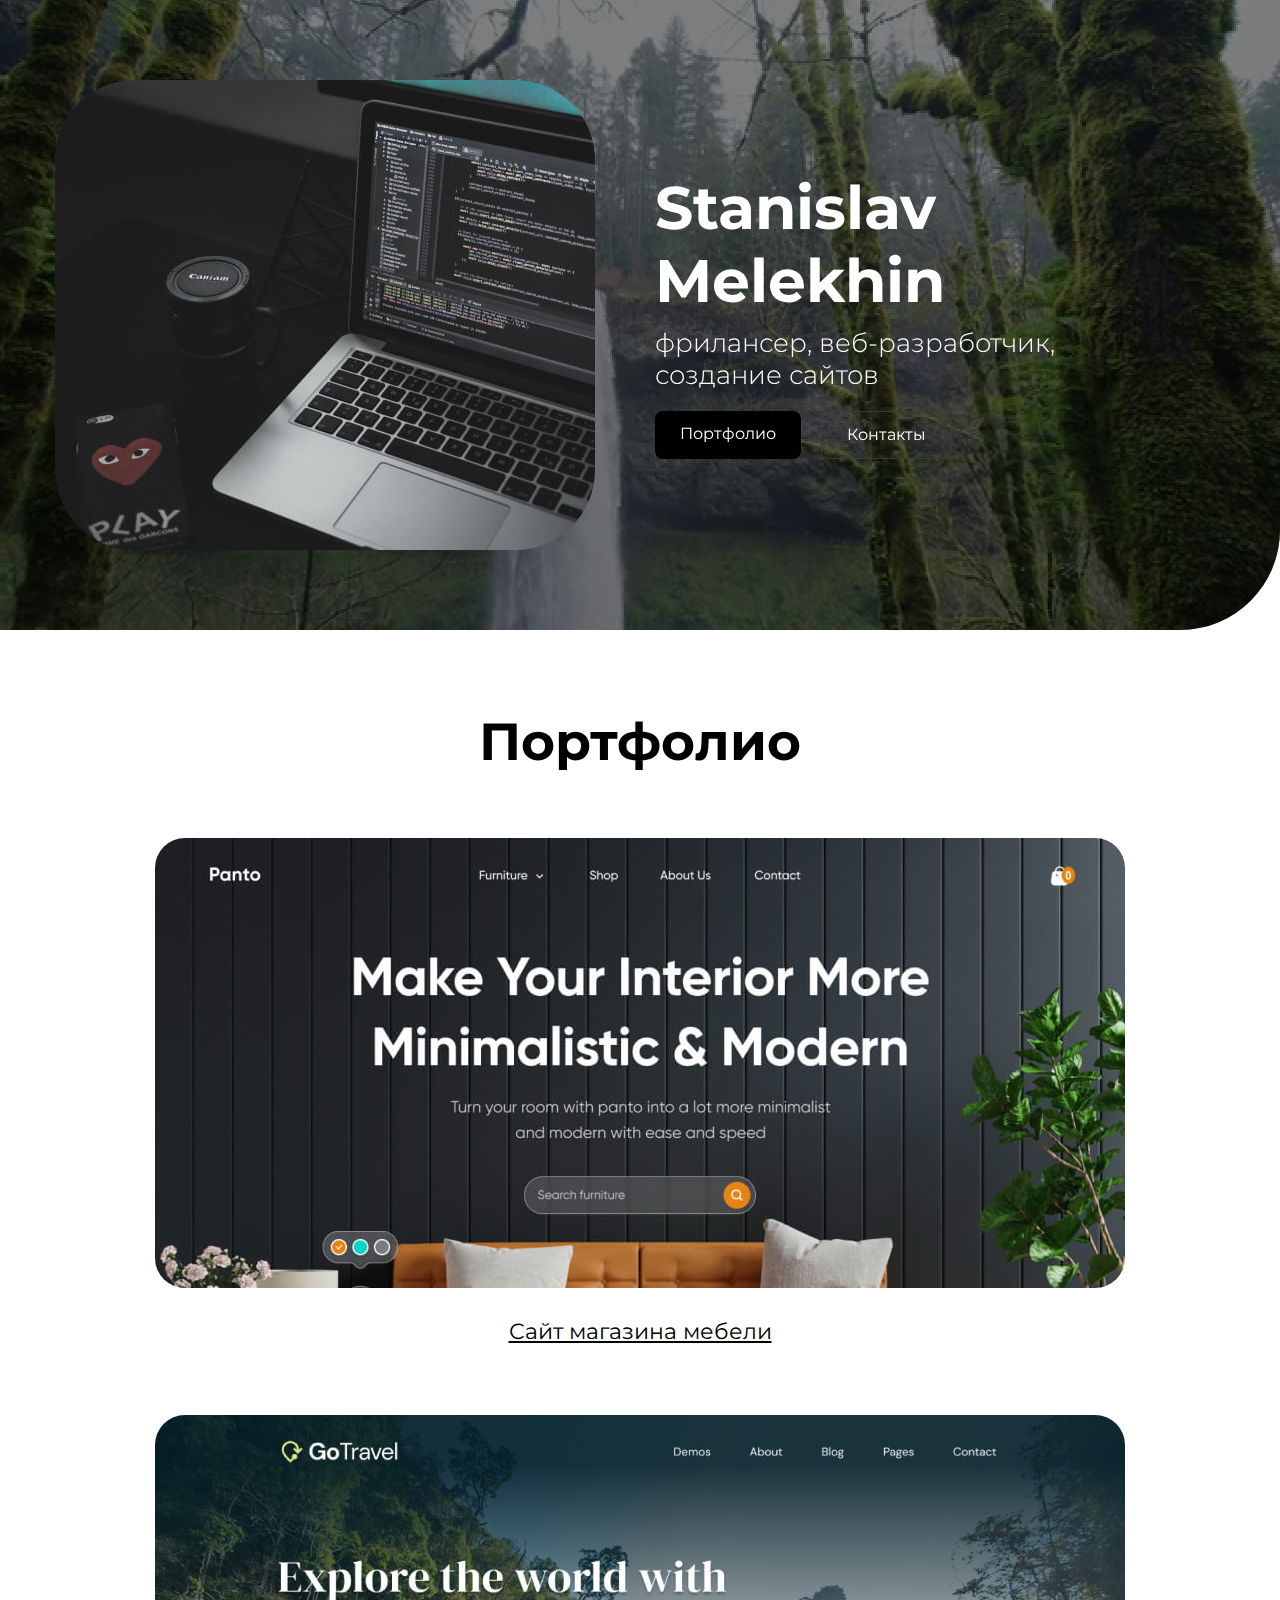
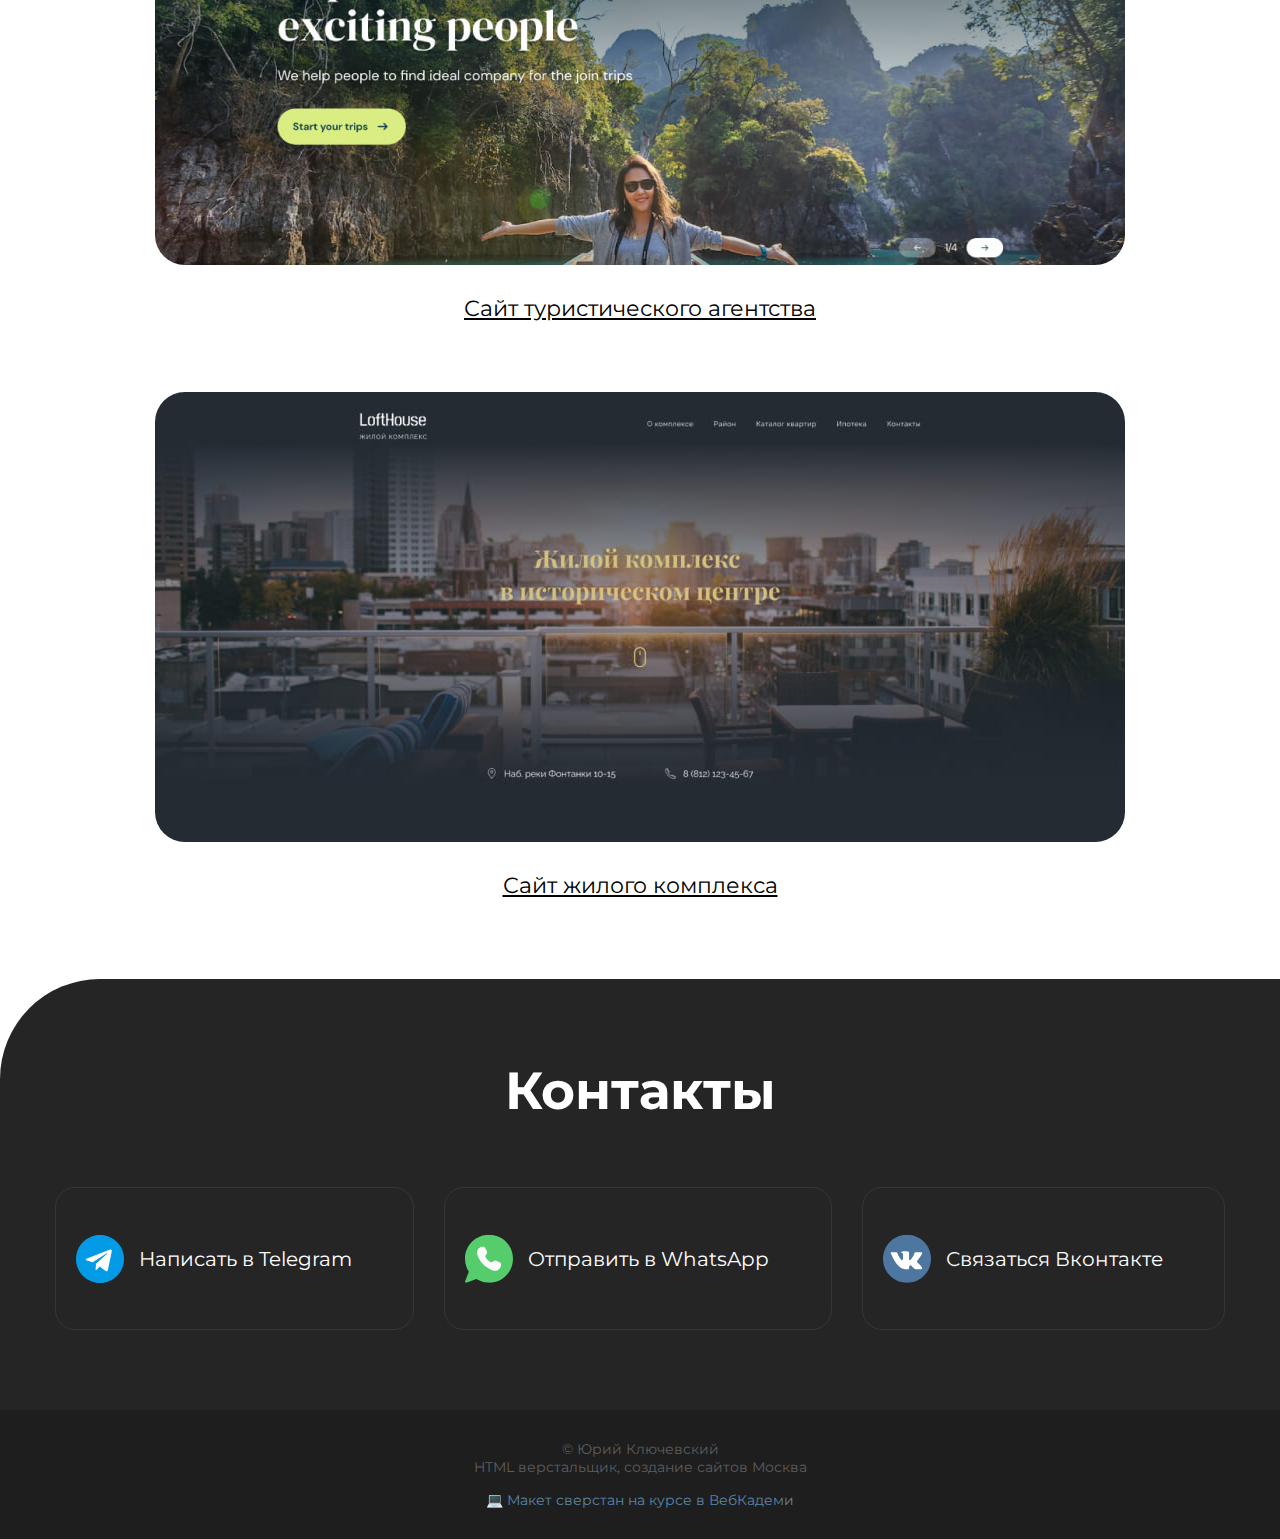
<file: index.html>
<!DOCTYPE html>
<html lang="en">
  <head>
    <meta charset="UTF-8">
    <meta name="viewport" content="width=device-width, initial-scale=1.0">
    <title>Stanislav Melekhin - фрилансер, веб-разработчик, создание сайтов. Портфолио</title>
    <link rel="stylesheet" href="./css/reset.css">
    <link rel="stylesheet" href="./css/main.css">
    <link rel="stylesheet" href="./css/media.css">
    <link rel="icon" type="image/x-icon" href="./img/favicons/favicon.svg">
    <link rel="apple-touch-icon" sizes="180x180" href="./img/favicons/apple-touch-icon.png">
  </head>

  <body>
    <header class="header">
      
      <div class="container">
        <div class="header-row">
          <img src="./img/photo.jpg" srcset="./img/photo@2x.jpg 2x" 
          alt="Photo" class="header-img">
          <div class="header-desc">
            <h1 class="header-title">Stanislav Melekhin</h1>
            <p class="header-text">фрилансер, веб-разработчик,<br>
             создание сайтов</p>
            <div class="header-btns">
              <a href="#portfolio" class="btn">Портфолио</a>
              <a href="#contacts" class="btn-outline">Контакты</a>
            </div>
          </div>
        </div>
      </div>

      <video class="header-video" autoplay muted loop>
        <source type="video/mp4" src="./video/waterfall.mp4">
      </video>
    </header>

    <main>

      <section class="portfolio" id="portfolio">

        <div class="container">

          <h2 class="portfolio-title">Портфолио</h2>
          <div class="projects">

            <article class="project">
              <a href="./panto.html">
                <img src="./img/portfolio/project-01.jpg" 
                  srcset="./img/portfolio/project-01@2x.jpg 2x" 
                  alt="Сайт магазина мебели" class="project-img">
              </a>
              <h3 class="project-title"><a href="./panto.html">Сайт магазина мебели</a></h3>
            </article>

            <article class="project">
              <a href="./go-travel.html">
                <img src="./img/portfolio/project-02.jpg"
                  srcset="./img/portfolio/project-02@2x.jpg 2x" 
                  alt="Сайт туристического агентства" class="project-img">
              </a>
              <h3 class="project-title"><a href="./go-travel.html">Сайт туристического агентства</a></h3>
            </article>

            <article class="project">
              <a href="./lofthouse.html">
                <img src="./img/portfolio/project-03.jpg"
                  srcset="./img/portfolio/project-03@2x.jpg 2x" 
                  alt="Сайт жилого комплекса" class="project-img">
              </a>
              <h3 class="project-title"><a href="./lofthouse.html">Сайт жилого комплекса</a></h3>
            </article>

          </div>

        </div>

      </section>

      <section class="contacts" id="contacts">

        <div class="container">

          <h2 class="contacts-title">Контакты</h2>

          <div class="messangers">
            <a href="https://t.me/@stmmet" target="_blank" class="messanger">
              <img src="./img/icons/telegram.svg" alt="Telegram">
              Написать в Telegram</a>
              
            <a href="#!" target="_blank" class="messanger">
              <img src="./img/icons/whatsapp.svg" alt="WhatsApp">
              Отправить в WhatsApp</a>
              
            <a href="https://vk.me/@ssm1981" target="_blank" class="messanger">
              <img src="./img/icons/vk.svg" alt="Вконтакте">
              Связаться Вконтакте</a>              
          </div>

        </div>

      </section>

    </main>

    <footer class="footer">

      <div class="container">
        <div class="footer-inner">
          <p>© Юрий Ключевский <br> HTML верстальщик, создание сайтов Москва</p>
          <p><a href="https://webcademy.ru/" target="_blank">💻 Макет сверстан на курсе в ВебКадеми</a></p>
        </div>
      </div>
      
    </footer>
  </body>
</html>
</file>
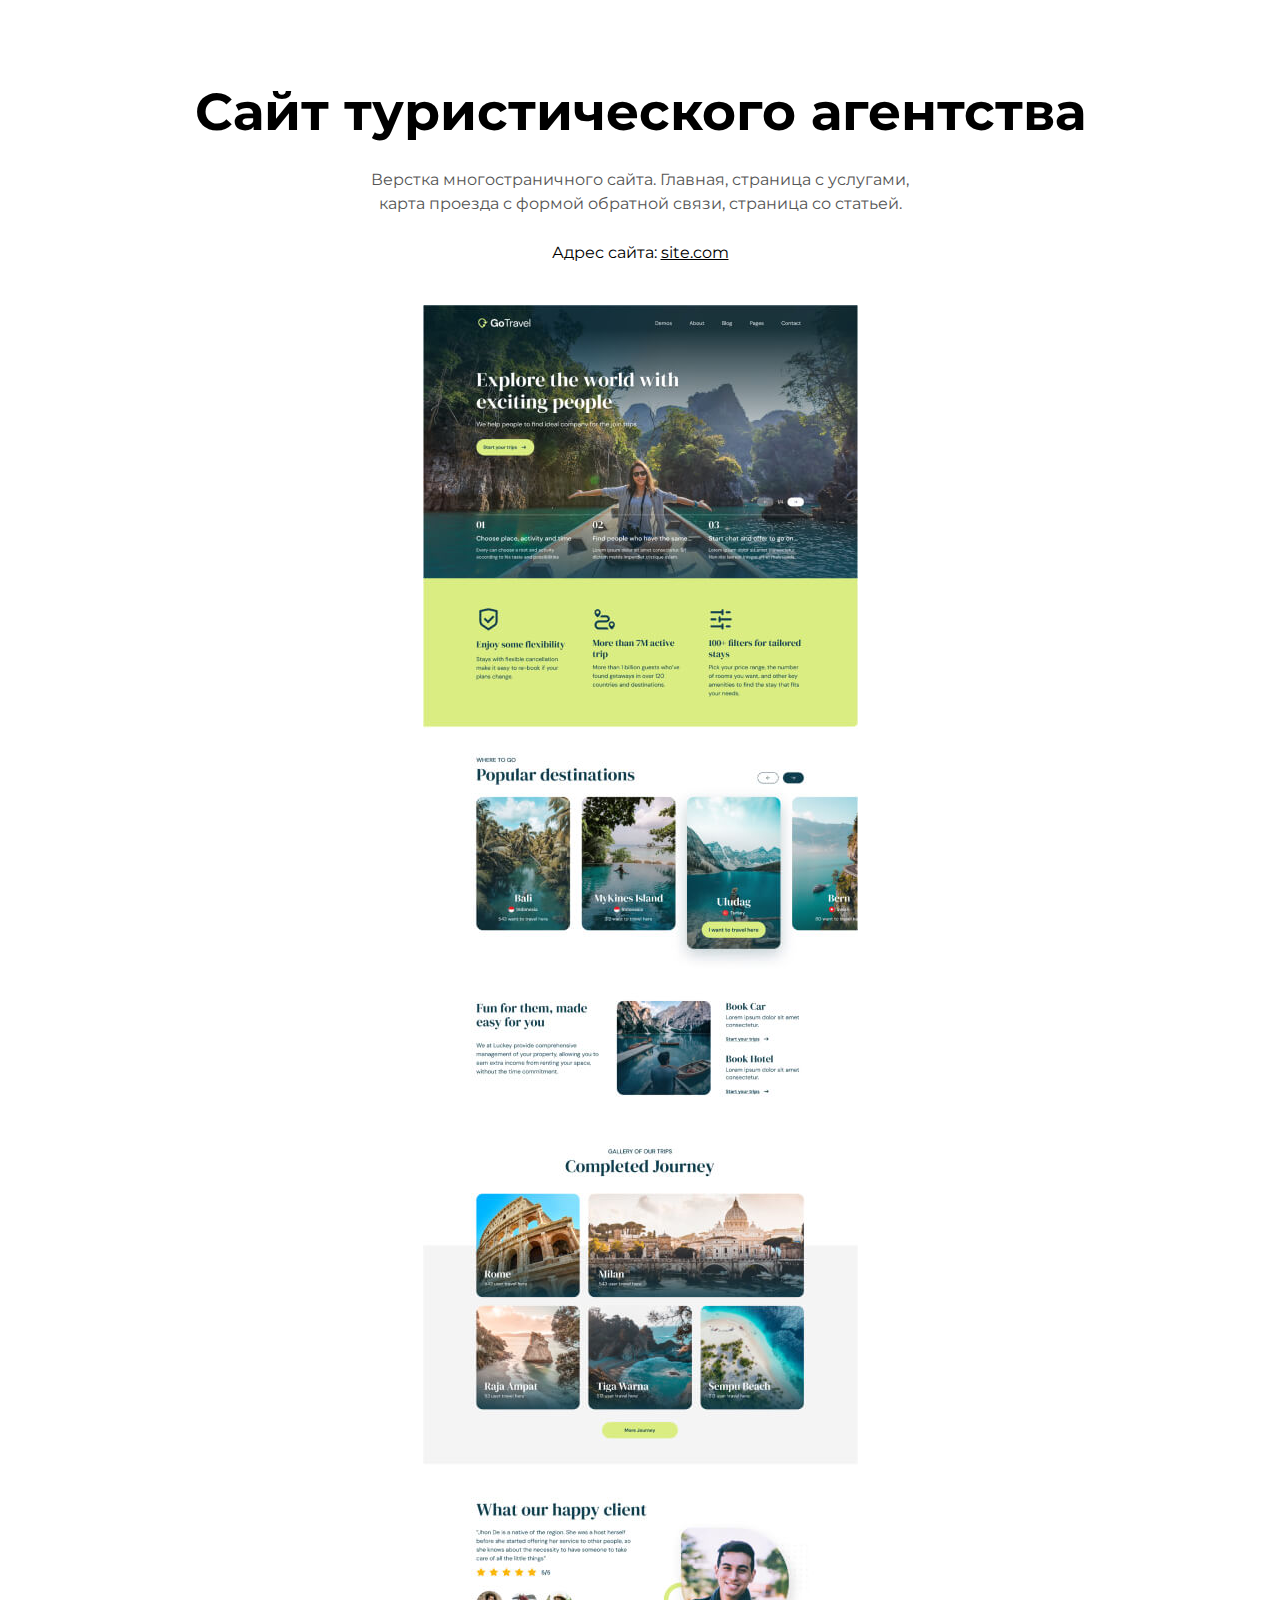
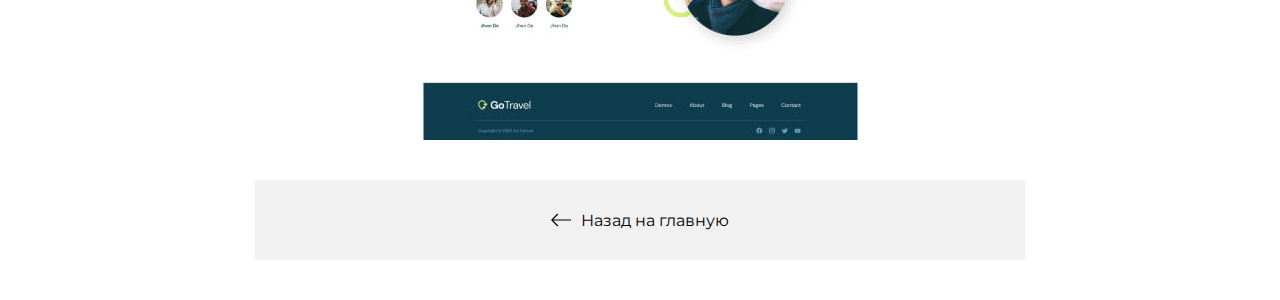
<file: go-travel.html>
<!DOCTYPE html>
<html lang="en">
  <head>    
    <meta charset="UTF-8">
    <meta name="viewport" content="width=device-width, initial-scale=1.0">
    <title>Сайт туристического агентства</title>
    <link rel="stylesheet" href="./css/reset.css">
    <link rel="stylesheet" href="./css/main.css">
    <link rel="stylesheet" href="./css/media.css">
    <link rel="icon" type="image/x-icon" href="./img/favicons/favicon.svg">
    <link rel="apple-touch-icon" sizes="180x180" href="./img/favicons/apple-touch-icon.png">   
  </head>

  <body>

    <article class="inner-page">
      <div class="container">

        <div class="inner-page-details">
          <h1 class="inner-page-title">Сайт туристического агентства</h1>
          
          <div class="inner-page-text">
            <p>Верстка многостраничного сайта. Главная, страница с услугами,
              карта проезда с формой обратной связи, страница со статьей.</p>

            <p class="inner-page-link">
              Адрес сайта: <a href="#!" target="_blank">site.com</a>
            </p>
          </div>
        </div>

        <img class="inner-page-img" src="./img/projects/project-go-travel.jpg" srcset="./img/projects/project-go-travel@2x.jpg 2x" 
        alt="Сайт туристического агентства">

        <a href="./index.html" class="inner-page-backlink">
          <img src="./img/icons/arrow-left.svg" 
          alt="Назад на главную">Назад на главную</a>
        
      </div>
    </article>

  </body>
</html>
</file>
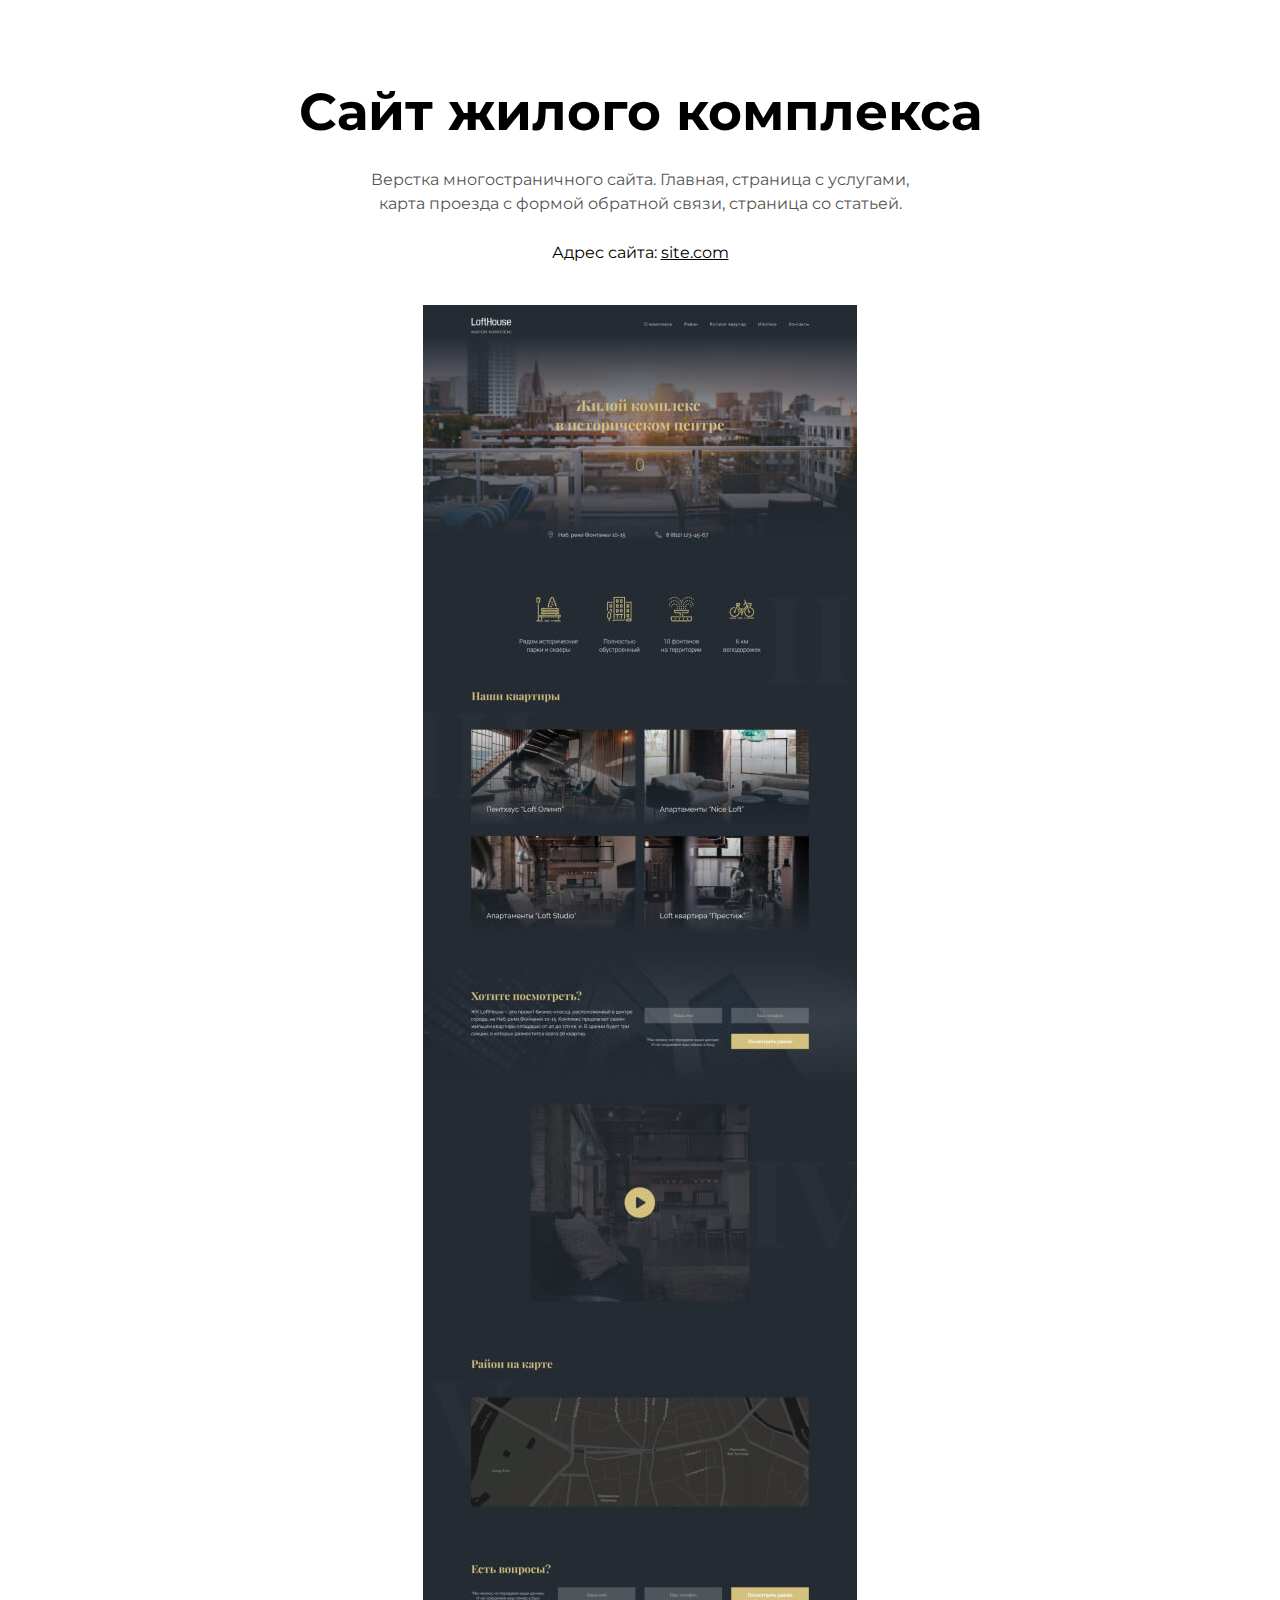
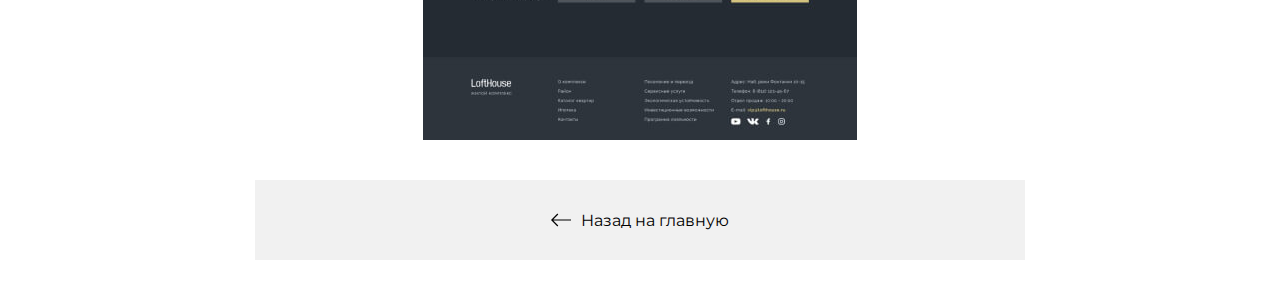
<file: lofthouse.html>
<!DOCTYPE html>
<html lang="en">
  <head>
    <meta charset="UTF-8">
    <meta name="viewport" content="width=device-width, initial-scale=1.0">
    <title>Сайт жилого комплекса</title>
    <link rel="stylesheet" href="./css/reset.css"> 
    <link rel="stylesheet" href="./css/main.css">
    <link rel="stylesheet" href="./css/media.css">
    <link rel="icon" type="image/x-icon" href="./img/favicons/favicon.svg">
    <link rel="apple-touch-icon" sizes="180x180" href="./img/favicons/apple-touch-icon.png">
  </head>

  <body>

    <article class="inner-page">
      <div class="container">

        <div class="inner-page-details">            
          <h1 class="inner-page-title">Сайт жилого комплекса</h1>
          <div class="inner-page-text">
          <p>Верстка многостраничного сайта. Главная, страница с услугами, карта проезда с формой обратной связи, страница со статьей.</p>

          <p class="inner-page-link">
            Адрес сайта: <a href="#!" target="_blank">site.com</a>
          </p>          
          </div>
        </div>

        <img class="inner-page-img" src="./img/projects/project-lofthouse.jpg"  srcset="./img/projects/project-lofthouse@2x.jpg 2x" 
        alt="Сайт жилого комплекса">

        <a href="./index.html" class="inner-page-backlink">
          <img src="./img/icons/arrow-left.svg" 
          alt="Назад на главную">Назад на главную</a>

      </div>      
    </article>

  </body>
</html>
</file>
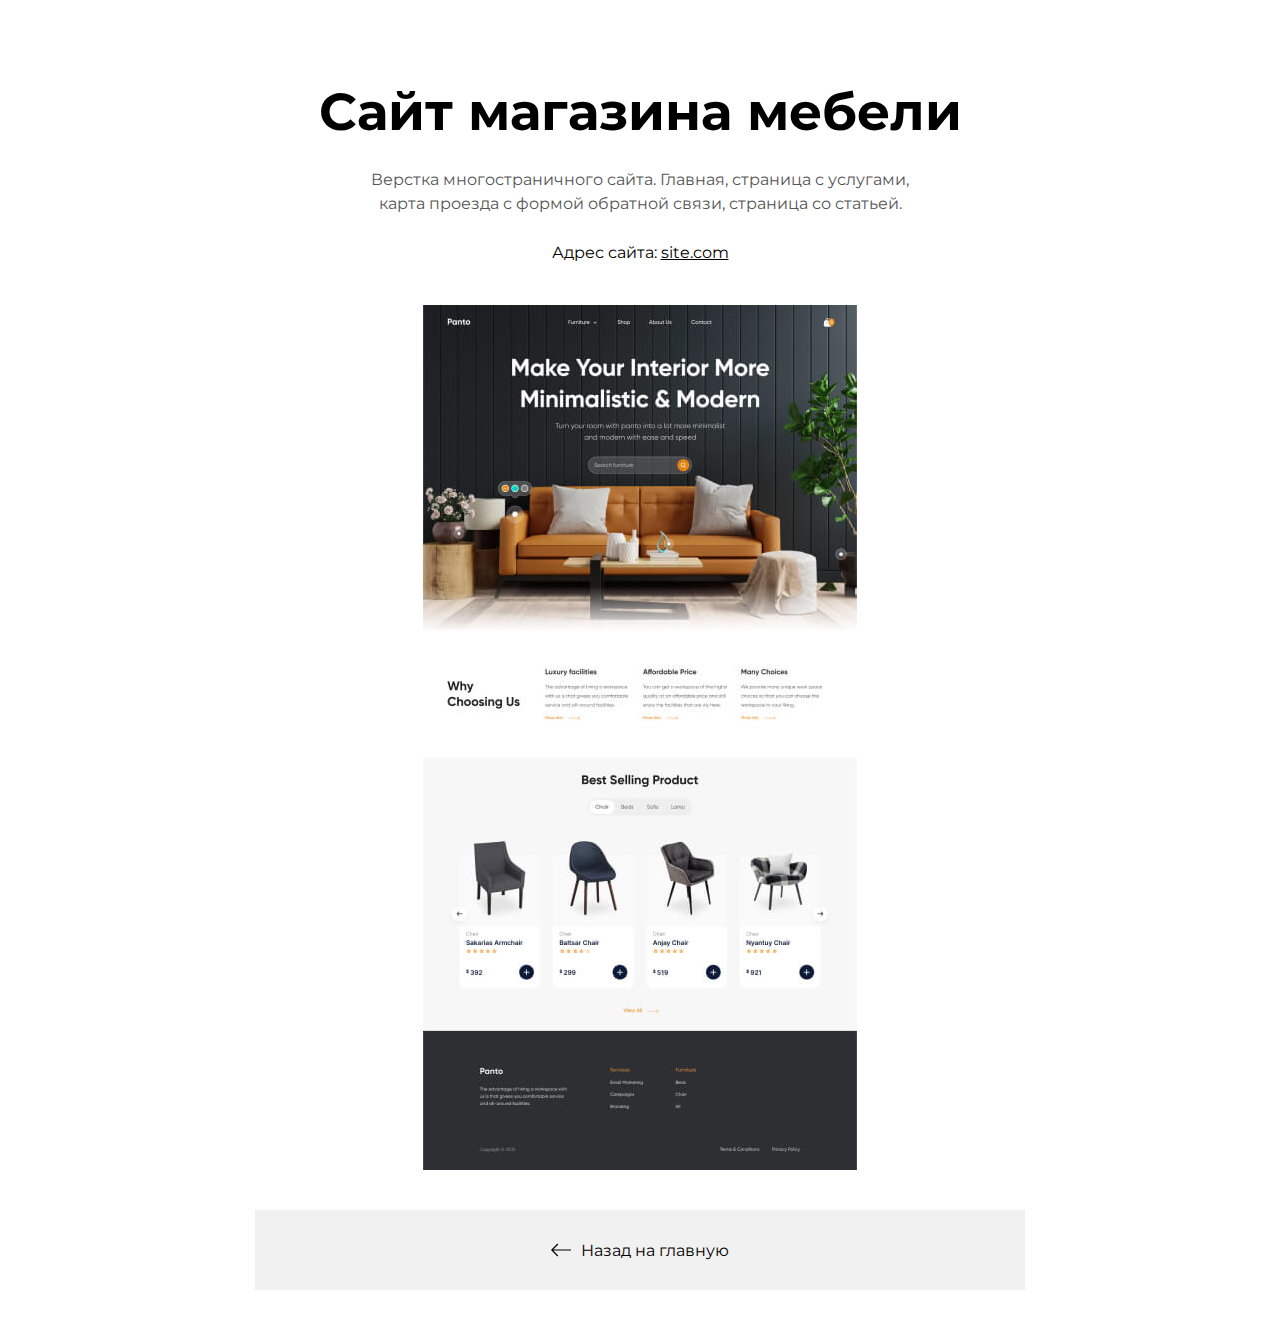
<file: panto.html>
<!DOCTYPE html>
<html lang="en">
  <head>
    <meta charset="UTF-8">
    <meta name="viewport" content="width=device-width, initial-scale=1.0">
    <title>Сайт магазина мебели</title>
    <link rel="stylesheet" href="./css/reset.css">
    <link rel="stylesheet" href="./css/main.css">
    <link rel="stylesheet" href="./css/media.css">
    <link rel="icon" type="image/x-icon" href="./img/favicons/favicon.svg">
    <link rel="apple-touch-icon" sizes="180x180" href="./img/favicons/apple-touch-icon.png">
  </head>

  <body>
    
    <article class="inner-page">
      <div class="container">

        <div class="inner-page-details">
          <h1 class="inner-page-title">Сайт магазина мебели</h1>
          <div class="inner-page-text">
            <p>Верстка многостраничного сайта. Главная, страница с услугами, карта проезда с формой обратной связи, страница со статьей.</p>

            <p class="inner-page-link"> 
            Адрес сайта: <a href="#!" target="_blank">site.com</a>
            </p>
          </div>          
        </div>

        <img class="inner-page-img" src="./img/projects/project-panto-full.jpg"
          srcset="./img/projects/project-panto-full@2x.jpg 2x"
          alt="Сайт магазина мебели">

        <a href="./index.html" class="inner-page-backlink">
          <img src="./img/icons/arrow-left.svg" 
          alt="Назад на главную">Назад на главную</a>
        
      </div>
    </article>

  </body>

</html>
</file>
<file: css/main.css>
@import url("https://fonts.googleapis.com/css2?family=Montserrat:ital,wght@0,100..900;1,100..900&display=swap");

/* Base */

html {
  scroll-behavior: smooth;
} /* Плавный скролл внутри страницы */

body {
  font-family: "Montserrat", sans-serif;
  font-optical-sizing: auto;
  font-weight: 400;
  font-style: normal;
}

.none {
  display: none !important;
} /* Данный класс скрывает эл-ты со страницы, чтобы они не отвлекали во время работы над отдельным блоком. Применим преимущественно при мобильной адаптации */

.container {
  max-width: 1200px;
  margin: 0 auto;
  padding: 0 15px;
}

/* Header */
/* Хорошая практика - стилизовать по классам */

.header {
  position: relative;
  overflow: hidden; /* Чтобы элементы, находящиеся в классе, не выходили за его пределы. В данном случае - элементы видеофона */
  padding-top: 80px;
  padding-bottom: 80px;
  border-bottom-right-radius: 100px;
  /* background: #252525 linear-gradient(158deg, #2f2f2f 0%, #202020 100%); */
  background-color: #000;
  color: #fff;
}

.header .container {
  position: relative;
  z-index: 9;
}

.header-video {
  position: absolute;
  left: 0;
  top: 0;
  width: 100%;
  height: 100%;
  object-fit: cover;
  object-position: center;
  border-bottom-right-radius: 100px;
  opacity: 0.5;
}

.header-row {
  display: flex;
  flex-direction: row;
  align-items: center;
  column-gap: 60px;
}

.header-img {
  border-radius: 80px;
}

.header-title {
  margin-bottom: 10px;
  font-weight: 700;
  font-size: 60px;
}

.header-text {
  margin-bottom: 20px;
  font-weight: 300;
  font-size: 26px;
}

.header-btns {
  display: flex;
  column-gap: 20px;
}

.btn {
  height: 48px;
  padding-top: 15px;
  padding-left: 25px;
  padding-right: 25px;
  font-size: 16px;
  background-color: #000;
  border-radius: 8px;
  color: #fff;
  line-height: 1;
  transition: all 0.2s ease-in;
}

.btn:hover {
  background-color: #1782cf;
}

.btn-outline {
  height: 48px;
  padding-top: 15px;
  padding-left: 25px;
  padding-right: 25px;
  font-size: 16px;
  border: 1px solid #3b3b3b;
  border-radius: 8px;
  color: #fff;
  line-height: 1;
  transition: all 0.2s ease-in;
}

.btn-outline:hover {
  border-color: #1782cf;
}

/* Portfolio */

.portfolio {
  padding: 80px 0;
}

.portfolio-title {
  margin-bottom: 65px;
  font-size: 52px;
  font-weight: 700;
  text-align: center;
}

.projects {
  display: flex;
  flex-direction: column;
  row-gap: 70px;
  align-items: center;
}

.project {
  text-align: center;
}

.project-img {
  margin-bottom: 30px;
  border-radius: 30px;
  transition: opacity 0.2s ease-in;
}

.project-img:hover {
  opacity: 0.8;
}

.project-title {
  font-size: 22px;
}

.project-title a {
  color: #000;
  text-decoration: underline;
}

/* Contacts */

.contacts {
  padding: 80px 0;
  background-color: #252525;
  border-top-left-radius: 100px;
  color: #fff;
}

.contacts-title {
  margin-bottom: 65px;
  text-align: center;
  font-size: 52px;
  font-weight: 700;
}

.messangers {
  display: flex;
  flex-wrap: wrap;
  column-gap: 30px;
  row-gap: 30px;
} /* flex-wrap отвечает за перенос элементов на след. строку, если они не помещаются на одной */

.messanger {
  flex-grow: 1;
  padding: 46px 20px;
  border-radius: 20px;
  border: 1px solid #363636;
  color: #fff;
  display: flex;
  column-gap: 15px;
  align-items: center;
  font-size: 20px;
  transition: background-color 0.2s ease-in;
}

.messanger:hover {
  background-color: #1e1e1e;
}

/* Footer */

.footer {
  padding: 30px 0;
  background-color: #1e1e1e;

  color: #5d5d5d;
}

.footer a {
  color: #5886a8;
}

.footer-inner {
  font-size: 14px;
  text-align: center;
}

.footer-inner p + p {
  margin-top: 15px;
}

/* Inner page  */

.inner-page {
  padding: 80px 0 40px;
}

.inner-page-details {
  display: flex;
  flex-direction: column;
  row-gap: 25px;
  align-items: center;
  margin-bottom: 40px;
  text-align: center;
}

.inner-page-title {
  font-size: 52px;
  font-weight: 700;
}

.inner-page-text {
  max-width: 570px;
  display: flex;
  flex-direction: column;
  row-gap: 25px;
  color: #555555;
  line-height: 1.5;
}

.inner-page-link {
  color: #000;
}

.inner-page-link a {
  color: #000;
  text-decoration: underline;
}

.inner-page-img {
  display: block;
  margin: 0 auto;
  margin-bottom: 40px;
}

.inner-page-backlink {
  max-width: 770px;
  padding: 30px;
  margin: 0 auto;

  display: flex;
  column-gap: 10px;
  align-items: center;
  justify-content: center;

  text-align: center;
  background-color: #f1f1f1;
  color: #000;
  transition: all 0.2s ease-in;
}

.inner-page-backlink:hover {
  background-color: #dedede;
}
</file>
<file: css/media.css>
@media (max-width: 1080px) {
  .header-row {
    column-gap: 30px;
  }

  .header-img {
    width: 300px;
    border-radius: 30px;
  }

  .header-title {
    font-size: 52px;
  }

  .header-text {
    font-size: 22px;
  }

  .portfolio-title {
    font-size: 42px;
  }

  .contacts-title {
    font-size: 42px;
  }

  .inner-page-title {
    font-size: 42px;
  }
}

@media (max-width: 767px) {
  .header {
    padding-top: 20px;
    padding-bottom: 40px;
    border-bottom-right-radius: 60px;
  }

  .header-video {
    border-bottom-right-radius: 60px;
  }

  .header-row {
    flex-direction: column;
    align-items: flex-start;
    row-gap: 20px;
  }

  .header-img {
    max-width: 100%;
    width: auto;
  }

  .header-title {
    font-size: 32px;
  }

  .header-text {
    font-size: 18px;
  }

  /* Btns */

  .btn .btn-outline {
    height: 42px;
    padding: 12px 15px 0;
  }

  /* Portfolio */

  .portfolio {
    padding: 40px 0;
  }

  .portfolio-title {
    margin-bottom: 30px;
    font-size: 28px;
  }

  .projects {
    row-gap: 30px;
  }

  .project-img {
    border-radius: 14px;
    margin-bottom: 20px;
  }

  .project-title {
    font-size: 16px;
  }

  /* Contacts */

  .contacts {
    padding: 40px 0;
    border-top-left-radius: 60px;
  }

  .contacts-title {
    margin-bottom: 30px;
    font-size: 28px;
  }

  .messangers {
    gap: 20px;
  }

  .messanger {
    padding: 32px 20px;
    border-radius: 12px;
    font-size: 16px;
  }

  /* Footer */

  .footer-inner {
    font-size: 12px;
  }

  /* Inner page  */

  .inner-page {
    padding: 40px 0 20px;
  }

  .inner-page-title {
    font-size: 28px;
    margin-bottom: 20px;
  }

  .inner-page-details {
    row-gap: 20px;
    margin-bottom: 20px;
  }

  .inner-page-text {
    row-gap: 20px;
  }

  .inner-page-img {
    margin-bottom: 20px;
  }

  .inner-page-backlink {
    padding: 20px;
  }
}
</file>
